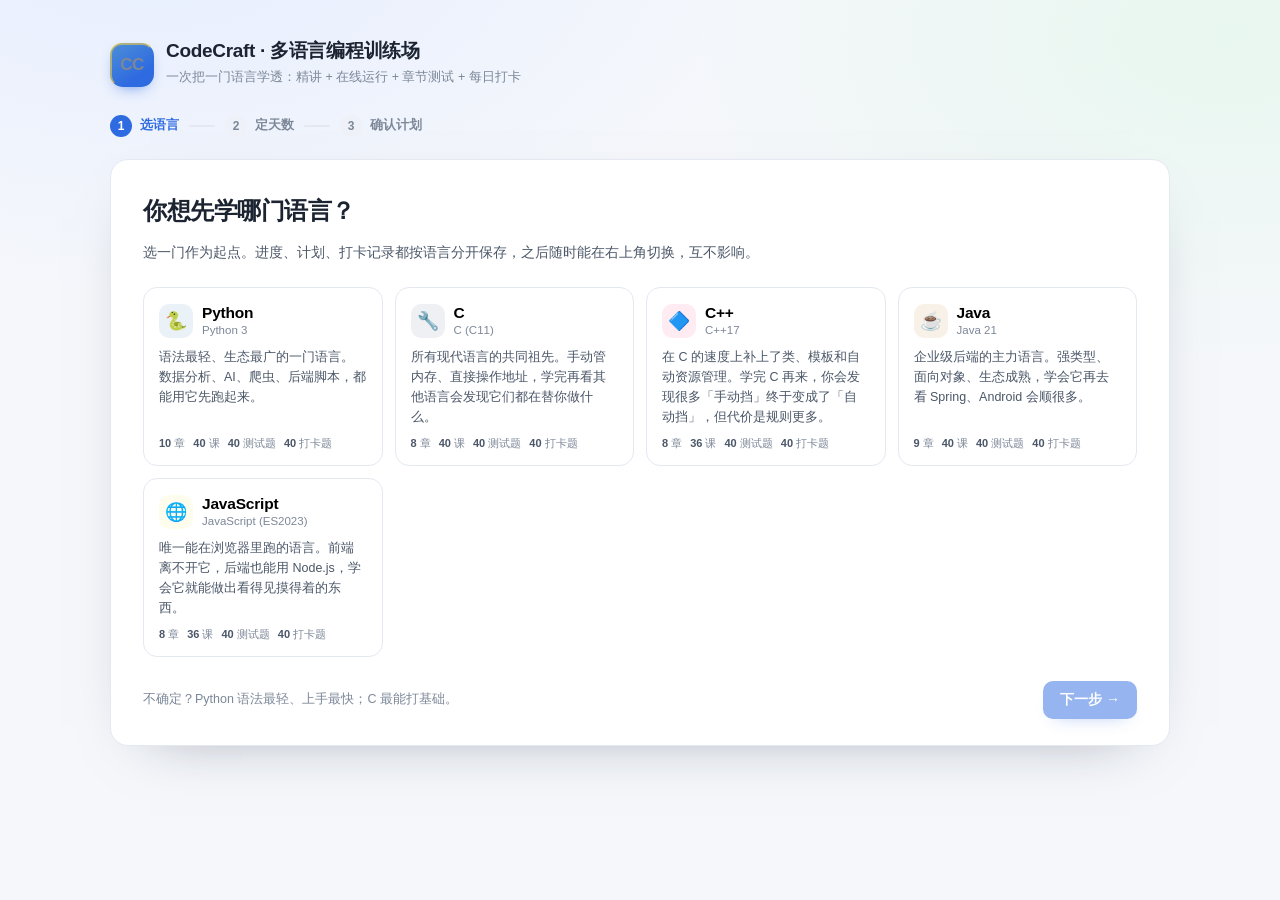
<file: index.html>
<!DOCTYPE html>
<html lang="zh-CN">
<head>
<meta charset="utf-8">
<meta name="viewport" content="width=device-width,initial-scale=1">
<title>CodeCraft · 多语言编程训练场</title>
<meta http-equiv="refresh" content="0; url=./CodeCraft.html">
<link rel="icon" href="./icon.ico">
<style>
  html,body{height:100%;margin:0}
  body{display:flex;align-items:center;justify-content:center;background:#f5f7fb;
       font-family:-apple-system,BlinkMacSystemFont,"Segoe UI","PingFang SC","Microsoft YaHei",sans-serif;
       color:#1c2431}
  .box{text-align:center;line-height:1.8}
  .box img{width:72px;height:72px;display:block;margin:0 auto 14px}
  a{color:#2f6be0;text-decoration:none;font-weight:600}
  a:hover{text-decoration:underline}
  p{margin:6px 0;color:#7c8798;font-size:14px}
</style>
</head>
<body>
  <div class="box">
    <img src="./icon.ico" alt="">
    <p>正在进入 CodeCraft 学习站…</p>
    <p><a href="./CodeCraft.html">如果没有自动跳转，点这里</a></p>
  </div>
  <script>location.replace('./CodeCraft.html');</script>
</body>
</html>
</file>
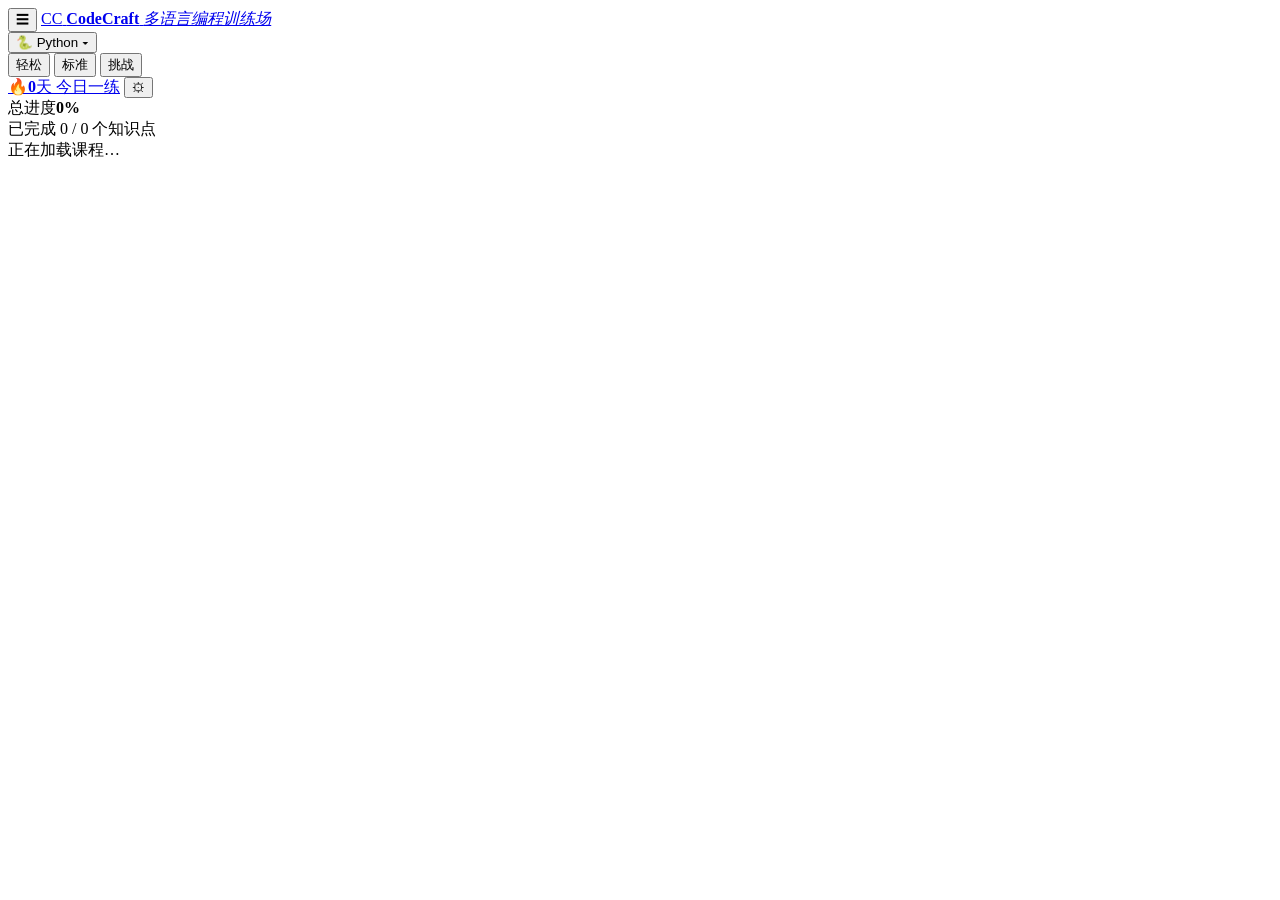
<file: src/index.html>
<!DOCTYPE html>
<html lang="zh-CN">
<head>
<meta charset="utf-8">
<meta name="viewport" content="width=device-width, initial-scale=1">
<title>CodeCraft · 多语言编程训练场</title>
<meta name="description" content="Python / C / C++ / Java / JavaScript 五门语言的中文训练场：分章节精讲、在线敲代码、智能批改、学习计划与每日打卡。">
<link rel="icon" href="data:image/svg+xml,<svg xmlns='http://www.w3.org/2000/svg' viewBox='0 0 100 100'><rect width='100' height='100' rx='22' fill='%232f6be0'/><text x='50' y='68' font-size='52' text-anchor='middle' fill='%23fff' font-family='sans-serif' font-weight='bold'>CC</text></svg>">
<style>
/*__CSS__*/
</style>
</head>
<body>

<header class="topbar">
  <button class="icon-btn only-mobile" id="btn-menu" aria-label="打开目录">☰</button>
  <a class="brand" href="#/home">
    <span class="brand-mark">CC</span>
    <span class="brand-text">
      <strong>CodeCraft</strong>
      <em id="brand-sub">多语言编程训练场</em>
    </span>
  </a>

  <div class="topbar-spacer"></div>

  <div class="top-actions">
    <button class="lang-pill" id="lang-pill" title="切换学习语言">
      <span class="lg-ico" id="lang-ico">🐍</span>
      <span id="lang-name">Python</span>
      <span class="lg-caret">▾</span>
    </button>
    <div class="level-switch" id="level-switch" title="难度决定每天出多少题">
      <button data-level="easy">轻松</button>
      <button data-level="normal">标准</button>
      <button data-level="hard">挑战</button>
    </div>
    <a class="streak-pill" id="streak-pill" href="#/calendar" title="连续打卡天数">
      <span class="flame">🔥</span><b id="streak-num">0</b><span>天</span>
    </a>
    <a class="btn btn-primary btn-sm" id="btn-today" href="#/daily">今日一练</a>
    <button class="icon-btn" id="btn-settings" title="设置与备份">⚙</button>
  </div>
</header>

<div class="shell">
  <aside class="sidebar" id="sidebar">
    <nav id="sidebar-nav"></nav>
    <div class="sidebar-foot">
      <div class="mini-progress">
        <div class="mp-head"><span>总进度</span><b id="mp-text">0%</b></div>
        <div class="bar"><i id="mp-bar" style="width:0%"></i></div>
        <div class="mp-sub" id="mp-sub">已完成 0 / 0 个知识点</div>
      </div>
    </div>
  </aside>

  <main class="view" id="view">
    <div class="loading">正在加载课程…</div>
  </main>
</div>

<div id="toast-wrap" aria-live="polite"></div>
<div id="modal-root"></div>

<script>
/*__DATA__*/
</script>
<script>
/*__APP__*/
</script>

</body>
</html>
</file>
